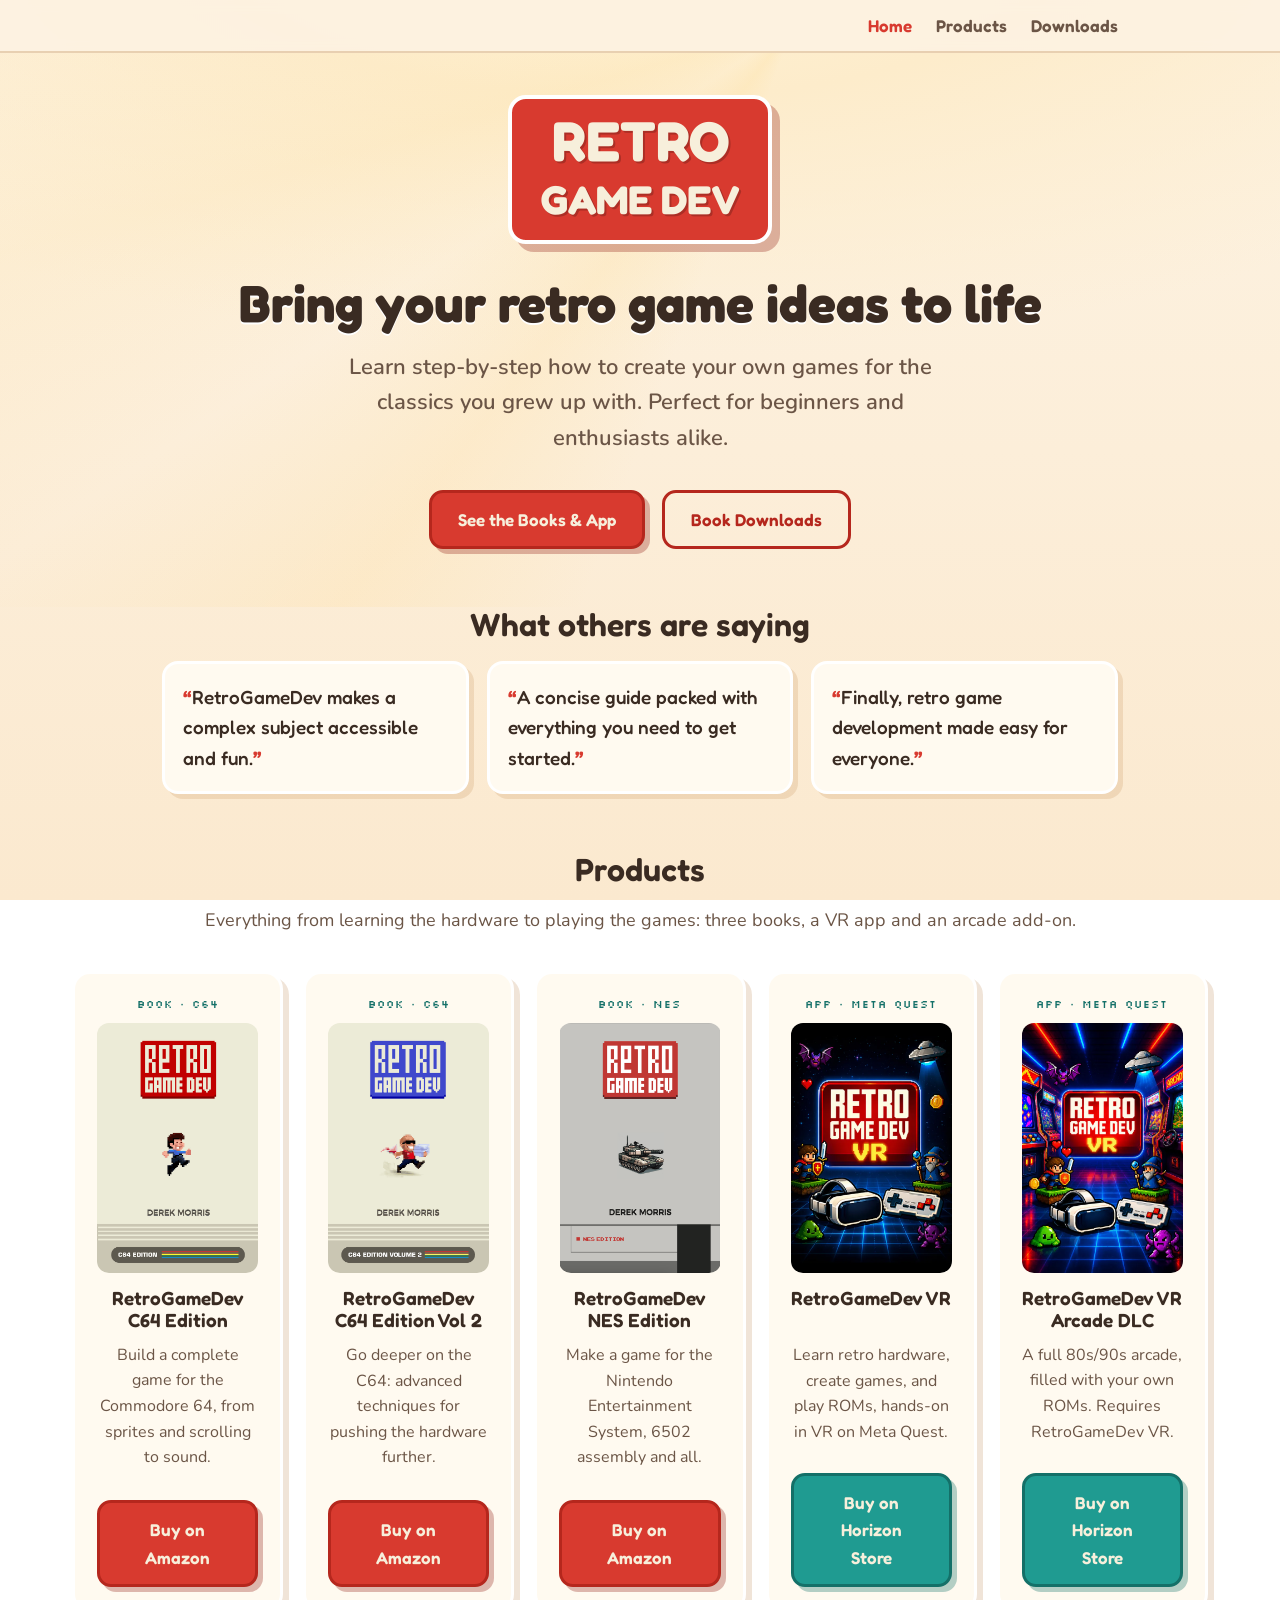
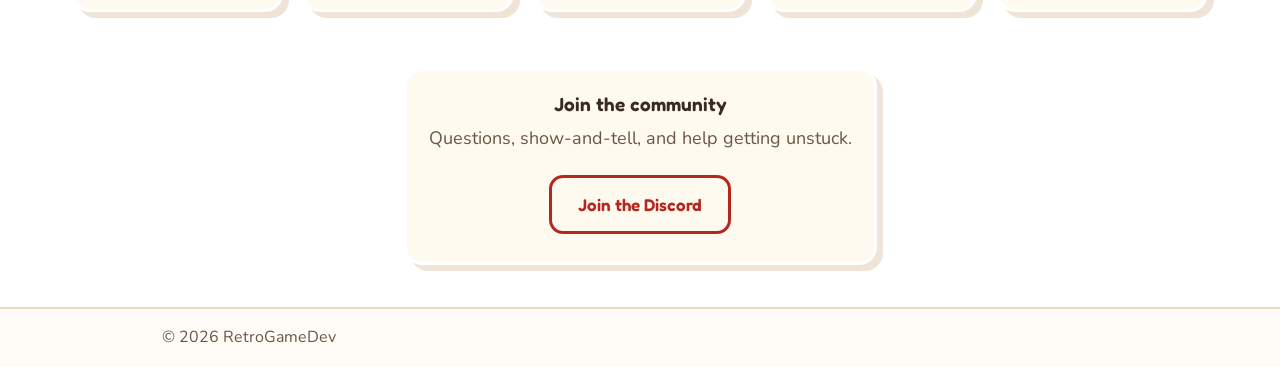
<file: index.html>
<!DOCTYPE html>
<html lang="en">
<head>
  <meta charset="UTF-8">
  <meta name="viewport" content="width=device-width, initial-scale=1">
  <title>RetroGameDev: Bring Your Retro Game Ideas to Life</title>
  <meta name="description" content="Learn step-by-step how to create your own games for the classics you grew up with. Perfect for beginners and enthusiasts alike.">
  <meta property="og:title" content="RetroGameDev">
  <meta property="og:description" content="Learn step-by-step how to create your own games for the classics you grew up with. Perfect for beginners and enthusiasts alike.">
  <meta property="og:type" content="website">
  <meta property="og:url" content="https://retrogamedev.com">
  <link rel="icon" href="/favicon.svg" type="image/svg+xml">
  <link rel="icon" href="/favicon.ico" sizes="any">
  <link rel="apple-touch-icon" href="/apple-touch-icon.png">
  <link rel="stylesheet" href="assets/css/style.css">
</head>
<body>

  <header class="site-header">
    <div class="wrap">
      <nav class="nav">
        <a href="./" class="active">Home</a>
        <a href="#products">Products</a>
        <a href="downloads/">Downloads</a>
      </nav>
    </div>
  </header>

  <main>

    <!-- HERO -->
    <section class="hero">
      <div class="wrap">
        <!-- swap for <img src="assets/img/logo.png" alt="RetroGameDev"> when you drop the file in -->
        <div class="logo-hero"><span class="l1">RETRO</span><span class="l2">GAME DEV</span></div>
        <h1>Bring your retro game ideas to life</h1>
        <p class="tagline">Learn step-by-step how to create your own games for the classics you
          grew up with. Perfect for beginners and enthusiasts alike.</p>
        <a class="btn" href="#products">See the Books &amp; App</a>
        <a class="btn ghost" href="downloads/">Book Downloads</a>
      </div>
    </section>

    <!-- TESTIMONIALS -->
    <section style="padding-top:0; padding-bottom:0;">
      <div class="wrap">
        <h2 class="center">What others are saying</h2>
        <div class="quotes">
          <p class="quote">RetroGameDev makes a complex subject accessible and fun.</p>
          <p class="quote">A concise guide packed with everything you need to get started.</p>
          <p class="quote">Finally, retro game development made easy for everyone.</p>
        </div>
      </div>
    </section>

    <!-- PRODUCTS -->
    <section id="products" style="padding-top:42px;">
      <div class="wrap">
        <h2 class="center">Products</h2>
        <p class="center dim" style="margin-bottom:36px;">Everything from learning the hardware to playing the games:
          three books, a VR app and an arcade add-on.</p>

        <div class="grid grid-auto">

          <!-- Book 1 -->
          <div class="panel card">
            <span class="tag">BOOK · C64</span>
            <div class="cover c64"><img src="assets/img/cover-c64.png" alt="RetroGameDev C64 Edition cover"></div>
            <h3>RetroGameDev C64 Edition</h3>
            <p>Build a complete game for the Commodore 64, from sprites and scrolling to sound.</p>
            <div class="actions">
              <a class="btn" href="https://mybook.to/retrogamedev-c64" target="_blank" rel="noopener">Buy on Amazon</a>
            </div>
          </div>

          <!-- Book 2 -->
          <div class="panel card">
            <span class="tag">BOOK · C64</span>
            <div class="cover c64b"><img src="assets/img/cover-c64-v2.png" alt="RetroGameDev C64 Edition Volume 2 cover"></div>
            <h3>RetroGameDev C64 Edition Vol 2</h3>
            <p>Go deeper on the C64: advanced techniques for pushing the hardware further.</p>
            <div class="actions">
              <a class="btn" href="https://mybook.to/retrogamedev-c64-v2" target="_blank" rel="noopener">Buy on Amazon</a>
            </div>
          </div>

          <!-- Book 3 -->
          <div class="panel card">
            <span class="tag">BOOK · NES</span>
            <div class="cover nes"><img src="assets/img/cover-nes.png" alt="RetroGameDev NES Edition cover"></div>
            <h3>RetroGameDev NES Edition</h3>
            <p>Make a game for the Nintendo Entertainment System, 6502 assembly and all.</p>
            <div class="actions">
              <a class="btn" href="https://mybook.to/retrogamedev-nes" target="_blank" rel="noopener">Buy on Amazon</a>
            </div>
          </div>

          <!-- VR App -->
          <div class="panel card">
            <span class="tag">APP · META QUEST</span>
            <div class="cover vr"><img src="assets/img/cover-vr.webp" alt="RetroGameDev VR app"></div>
            <h3>RetroGameDev VR</h3>
            <p>Learn retro hardware, create games, and play ROMs, hands-on in VR on Meta Quest.</p>
            <div class="actions">
              <a class="btn alt" href="https://www.meta.com/experiences/retrogamedev-vr/26755986344088810/" target="_blank" rel="noopener">Buy on Horizon Store</a>
            </div>
          </div>

          <!-- VR Arcade DLC -->
          <div class="panel card">
            <span class="tag">APP · META QUEST</span>
            <div class="cover arcade"><img src="assets/img/rgdvr-arcade.webp" alt="RetroGameDev VR Arcade DLC"></div>
            <h3>RetroGameDev VR Arcade DLC</h3>
            <p>A full 80s/90s arcade, filled with your own ROMs. Requires RetroGameDev VR.</p>
            <div class="actions">
              <a class="btn alt" href="https://www.meta.com/experiences/arcade-dlc/2674816432968450/" target="_blank" rel="noopener">Buy on Horizon Store</a>
            </div>
          </div>

        </div>
      </div>
    </section>

    <!-- COMMUNITY -->
    <section style="padding-top:0; padding-bottom:42px;">
      <div class="wrap center">
        <div class="panel" style="display:inline-block;">
          <h3>Join the community</h3>
          <p class="dim">Questions, show-and-tell, and help getting unstuck.</p>
          <a class="btn ghost" href="https://discord.gg/6KXcdNteDQ">Join the Discord</a>
        </div>
      </div>
    </section>

  </main>

  <footer class="site-footer">
    <div class="wrap">
      <span>© <span id="yr">2026</span> RetroGameDev</span>
      <div class="eo-embed">
        <script async src="https://eomail5.com/form/326bc304-6272-11f1-8370-c375dfce4590.js" data-form="326bc304-6272-11f1-8370-c375dfce4590"></script>
      </div>
    </div>
  </footer>

  <script>document.getElementById('yr').textContent = new Date().getFullYear();</script>
</body>
</html>
</file>
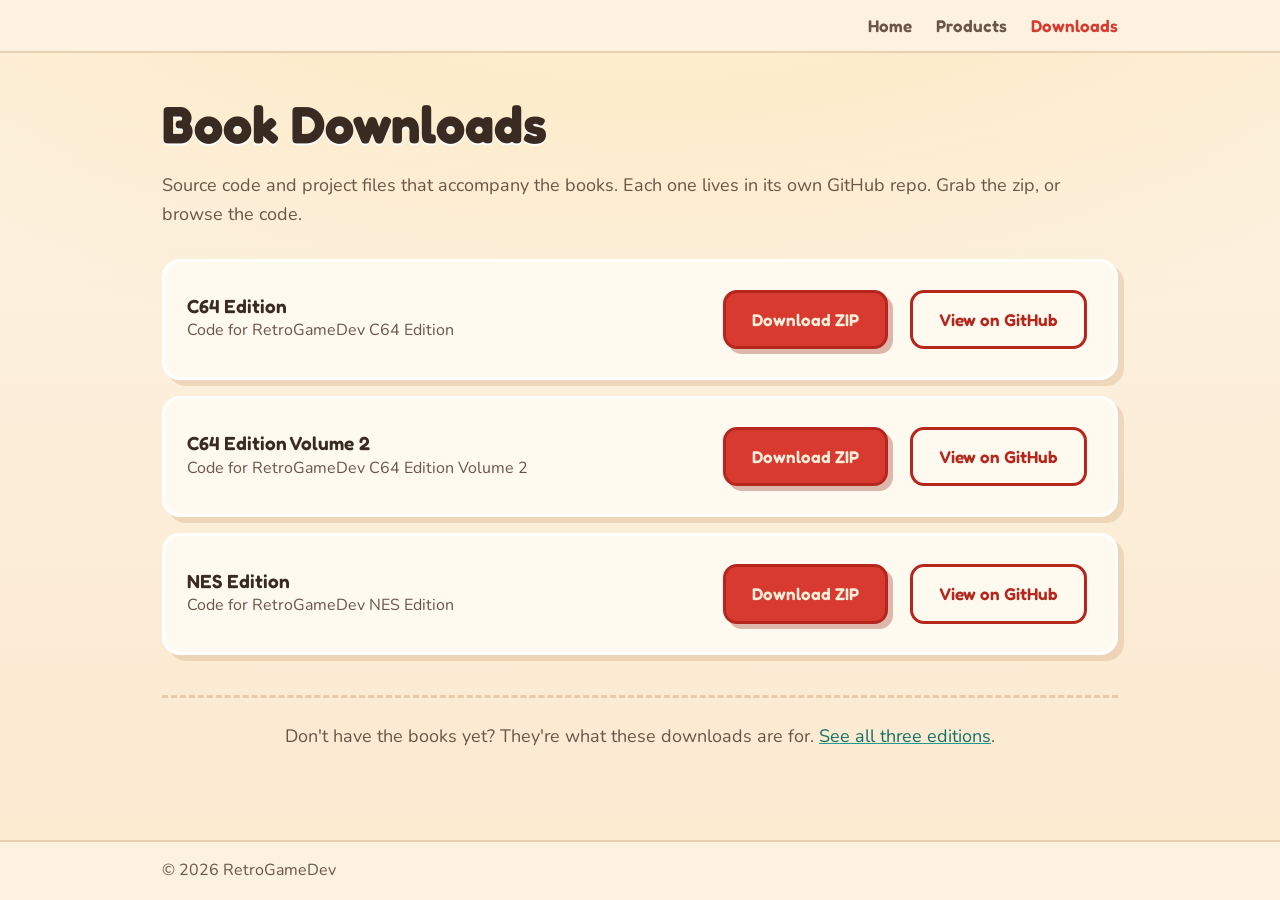
<file: downloads/index.html>
<!DOCTYPE html>
<html lang="en">
<head>
  <meta charset="UTF-8">
  <meta name="viewport" content="width=device-width, initial-scale=1">
  <title>Book Downloads: RetroGameDev</title>
  <meta name="description" content="Source code and project files for the RetroGameDev books: C64 Edition, C64 Edition Volume 2, and NES Edition.">
  <link rel="icon" href="/favicon.svg" type="image/svg+xml">
  <link rel="icon" href="/favicon.ico" sizes="any">
  <link rel="apple-touch-icon" href="/apple-touch-icon.png">
  <link rel="stylesheet" href="../assets/css/style.css">
</head>
<body>

  <header class="site-header">
    <div class="wrap">
      <nav class="nav">
        <a href="../">Home</a>
        <a href="../#products">Products</a>
        <a href="./" class="active">Downloads</a>
      </nav>
    </div>
  </header>

  <main>
    <section style="padding-top:42px;">
      <div class="wrap">
        <h1>Book Downloads</h1>
        <p class="dim">Source code and project files that accompany the books.
          Each one lives in its own GitHub repo. Grab the zip, or browse the code.</p>

        <div class="dl-list" style="margin-top:30px;">

          <div class="panel dl-row">
            <div class="meta">
              <h3>C64 Edition</h3>
              <p>Code for RetroGameDev C64 Edition</p>
            </div>
            <div class="actions" style="display:flex; gap:10px; flex-wrap:wrap;">
              <a class="btn" href="https://github.com/retrogamedev/c64edition/archive/refs/heads/main.zip">Download ZIP</a>
              <a class="btn ghost" href="https://github.com/retrogamedev/c64edition">View on GitHub</a>
            </div>
          </div>

          <div class="panel dl-row">
            <div class="meta">
              <h3>C64 Edition Volume 2</h3>
              <p>Code for RetroGameDev C64 Edition Volume 2</p>
            </div>
            <div class="actions" style="display:flex; gap:10px; flex-wrap:wrap;">
              <a class="btn" href="https://github.com/retrogamedev/c64editionvol2/archive/refs/heads/main.zip">Download ZIP</a>
              <a class="btn ghost" href="https://github.com/retrogamedev/c64editionvol2">View on GitHub</a>
            </div>
          </div>

          <div class="panel dl-row">
            <div class="meta">
              <h3>NES Edition</h3>
              <p>Code for RetroGameDev NES Edition</p>
            </div>
            <div class="actions" style="display:flex; gap:10px; flex-wrap:wrap;">
              <a class="btn" href="https://github.com/retrogamedev/nesedition/archive/refs/heads/main.zip">Download ZIP</a>
              <a class="btn ghost" href="https://github.com/retrogamedev/nesedition">View on GitHub</a>
            </div>
          </div>

        </div>

        <p class="book-foot">
          Don't have the books yet? They're what these downloads are for.
          <a href="../#products">See all three editions</a>.
        </p>
      </div>
    </section>
  </main>

  <footer class="site-footer">
    <div class="wrap">
      <span>© <span id="yr">2026</span> RetroGameDev</span>
      <div class="eo-embed">
        <script async src="https://eomail5.com/form/326bc304-6272-11f1-8370-c375dfce4590.js" data-form="326bc304-6272-11f1-8370-c375dfce4590"></script>
      </div>
    </div>
  </footer>

  <script>document.getElementById('yr').textContent = new Date().getFullYear();</script>
</body>
</html>
</file>
<file: assets/css/style.css>
/* ============================================================
   RetroGameDev: "Sunny Cream" warm nostalgia theme
   Plain CSS, no build step. Warm red + cream + aqua + golden light.
   ============================================================ */

@import url('https://fonts.googleapis.com/css2?family=Silkscreen:wght@400;700&family=Fredoka:wght@400;500;600;700&family=Nunito:wght@400;600;700&display=swap');

:root {
  --red:      #d83a2f;
  --red-dk:   #b5271d;
  --cream:    #f7efdb;
  --ink:      #3a2b22;
  --ink-soft: #6b5546;
  --teal:     #1f9b91;
  --teal-dk:  #147068;
  --gold:     #f0a23e;
  --coral:    #f0795a;
  --leaf:     #5fae5f;
  --card:     #fffaf0;
  --line:     rgba(180,120,60,.28);

  --font-pixel: 'Silkscreen', monospace;
  --font-head:  'Fredoka', sans-serif;
  --font-body:  'Nunito', sans-serif;

  --maxw: 1000px;
}

* { box-sizing: border-box; }
html { scroll-behavior: smooth; }

body {
  margin: 0;
  font-family: var(--font-body);
  font-size: 18px;
  line-height: 1.6;
  color: var(--ink);
  min-height: 100vh;
  display: flex;
  flex-direction: column;
  background:
    radial-gradient(120% 70% at 50% -10%, #fff4d6 0%, #fdeccb 30%, transparent 70%),
    linear-gradient(180deg, #fdf3e3 0%, #fbe9cf 100%);
  background-attachment: fixed;
}

/* ---------- layout ---------- */
.wrap { width: 100%; max-width: var(--maxw); margin: 0 auto; padding: 0 22px; }
main { flex: 1 0 auto; }
section { padding: 56px 0; }
/* offset in-page anchor jumps so the sticky header doesn't cover the target */
:target, #products { scroll-margin-top: 42px; }
.center { text-align: center; }
.dim { color: var(--ink-soft); }

/* ---------- type ---------- */
h1, h2, h3 { font-family: var(--font-head); color: var(--ink); line-height: 1.12; margin: 0 0 18px; }
h1 { font-weight: 700; font-size: clamp(30px, 5vw, 52px); text-shadow: 0 2px 0 #fff; }
h2 { font-weight: 600; font-size: clamp(22px, 3vw, 32px); }
h3 { font-weight: 600; font-size: 19px; margin-bottom: 10px; }
p { margin: 0 0 16px; }
a { color: var(--teal-dk); text-decoration-color: var(--teal); }
a:hover { color: var(--red); }

/* ---------- logo wordmark (stand-in for logo.png) ---------- */
.logo-fallback {
  display: inline-block; background: var(--red); color: var(--cream);
  font-family: var(--font-pixel); font-weight: 700; letter-spacing: 1px;
  padding: 8px 11px 6px; border-radius: 9px; border: 2px solid #fff;
  box-shadow: 3px 3px rgba(150,40,30,.3); text-shadow: 1px 1px rgba(0,0,0,.2);
}

/* big hero version of the wordmark */
.logo-hero {
  display: inline-block; background: var(--red); border-radius: 18px;
  padding: 12px 28px 20px; border: 4px solid #fff;
  box-shadow: 8px 8px rgba(150,40,30,.32); margin-bottom: 30px;
}
.logo-hero span { display: block; font-family: var(--font-head); font-weight: 700;
  color: var(--cream); line-height: 1.05; text-shadow: 2px 2px rgba(0,0,0,.2); }
.logo-hero .l1 { font-size: clamp(30px, 6vw, 56px); }
.logo-hero .l2 { font-size: clamp(22px, 4.4vw, 40px); margin-top: 8px; }

/* ---------- header / nav ---------- */
.site-header {
  position: sticky; top: 0; z-index: 100;
  background: rgba(253,243,227,.85); backdrop-filter: blur(6px);
  border-bottom: 2px solid var(--line);
}
.site-header .wrap { display: flex; align-items: center; justify-content: flex-end; padding: 12px 22px; }
.brand { display: flex; align-items: center; gap: 12px; text-decoration: none;
  font-family: var(--font-head); font-weight: 700; font-size: 20px; color: var(--ink); }
.brand:hover { color: var(--red); }
.nav { display: flex; gap: 24px; }
.nav a { font-family: var(--font-head); font-weight: 600; font-size: 17px; text-decoration: none; color: var(--ink-soft); }
.nav a:hover, .nav a.active { color: var(--red); }

/* ---------- hero ---------- */
.hero { text-align: center; padding: 42px 0 52px; position: relative; overflow: hidden; }
.hero::before { content: ""; position: absolute; inset: 0; pointer-events: none; opacity: .55;
  background: conic-gradient(from 200deg at 62% -5%,
    rgba(255,221,150,0) 0deg, rgba(255,221,150,.4) 18deg, rgba(255,221,150,0) 36deg,
    rgba(255,221,150,.3) 54deg, rgba(255,221,150,0) 72deg); }
.hero > .wrap { position: relative; z-index: 1; }
.hero .tagline { font-weight: 600; font-size: clamp(17px, 2.3vw, 22px); color: var(--ink-soft);
  max-width: 600px; margin: 0 auto 28px; }

/* ---------- buttons ---------- */
.btn {
  display: inline-block; font-family: var(--font-head); font-weight: 600; font-size: 17px;
  text-decoration: none; padding: 13px 26px; border-radius: 14px;
  border: 3px solid var(--red-dk); background: var(--red); color: var(--cream);
  box-shadow: 5px 5px rgba(150,40,30,.32); margin: 6px;
  transition: transform .06s ease, box-shadow .06s ease;
}
.btn:hover { color: var(--cream); transform: translate(2px,2px); box-shadow: 3px 3px rgba(150,40,30,.32); }
.btn.alt, .btn.teal { background: var(--teal); border-color: var(--teal-dk); box-shadow: 5px 5px rgba(20,112,104,.32); }
.btn.alt:hover, .btn.teal:hover { box-shadow: 3px 3px rgba(20,112,104,.32); }
.btn.ghost { background: transparent; color: var(--red-dk); box-shadow: none; }
.btn.ghost:hover { background: rgba(216,58,47,.1); color: var(--red-dk); transform: none; }

/* ---------- panels / cards ---------- */
.panel { background: var(--card); border: 3px solid #fff; border-radius: 18px;
  padding: 22px; box-shadow: 6px 6px rgba(180,120,60,.2); }

.grid { display: grid; gap: 20px; }
.grid-3 { grid-template-columns: repeat(3, 1fr); }
.grid-auto { grid-template-columns: repeat(auto-fit, minmax(210px, 1fr)); }
/* products: wide enough for five 210px cards on one row (5*210 + 4*20 gaps + 2*22 padding) */
#products .wrap { max-width: 1180px; }

.card { display: flex; flex-direction: column; text-align: center; }
.card .cover {
  aspect-ratio: 600 / 931; width: 100%; border-radius: 12px; margin-bottom: 14px;
  display: flex; align-items: center; justify-content: center; padding: 0; overflow: hidden;
  background: var(--card);
}
.card .cover img { width: 100%; height: 100%; object-fit: contain; display: block; }
.card .cover.arcade img { object-fit: cover; } /* 600x900 art in the 600x931 box: fill and crop ~15px top/bottom rather than letterbox */
.card h3 { min-height: 2.4em; }
.card p { font-size: 16px; color: var(--ink-soft); flex: 1; }
.card .actions { display: flex; flex-direction: column; gap: 8px; margin-top: 12px; align-items: stretch; }
.card .actions .btn { margin: 0; text-align: center; }

.tag { display: inline-block; font-family: var(--font-pixel); font-size: 11px; letter-spacing: 1px;
  color: var(--teal-dk); margin-bottom: 10px; align-self: center; }

/* ---------- testimonials ---------- */
.quotes { display: grid; gap: 18px; grid-template-columns: repeat(3, 1fr); }
.quote { font-family: var(--font-head); font-weight: 500; font-size: 19px; color: var(--ink);
  background: var(--card); border: 3px solid #fff; border-radius: 16px; padding: 18px;
  box-shadow: 5px 5px rgba(180,120,60,.18); }
.quote::before { content: "\201C"; color: var(--red); font-weight: 700; }
.quote::after  { content: "\201D"; color: var(--red); font-weight: 700; }

/* ---------- download rows ---------- */
.dl-list { display: grid; gap: 16px; }
.dl-row { display: flex; align-items: center; justify-content: space-between; gap: 16px; flex-wrap: wrap; }
.dl-row .meta h3 { margin-bottom: 2px; }
.dl-row .meta p { margin: 0; font-size: 16px; color: var(--ink-soft); }

/* ---------- book footer link ---------- */
.book-foot { border-top: 3px dashed var(--line); margin-top: 40px; padding-top: 24px;
  text-align: center; font-size: 18px; color: var(--ink-soft); }

/* ---------- site footer ---------- */
.site-footer { border-top: 2px solid var(--line); background: rgba(255,250,240,.5);
  padding: 16px 0; margin-top: 0; font-size: 16px; color: var(--ink-soft); }
.site-footer .wrap { display: flex; align-items: center; justify-content: space-between; flex-wrap: wrap; gap: 16px; }
.site-footer a { text-decoration: none; }

/* footer email signup (EmailOctopus embed), unscoped overrides: EO injects outside our div */
.eo-embed { width: 100%; max-width: 330px; min-width: 0; } /* min-width:0 so WebKit honours max-width (auto min-width = min-content, which beats max-width) */
.emailoctopus-form-wrapper, .emailoctopus-form, .emailoctopus-form .main-form,
.inline-container, .form-container { margin: 0 !important; padding: 0 !important; background: transparent !important; }
.form-container { margin-top: 12px !important; }
[eo-block-container] { margin: 0 !important; padding: 0 !important; min-height: 0 !important; }
.emailoctopus-success-message, .emailoctopus-error-message { margin: 0 !important; }
.emailoctopus-form .emailoctopus-form-row, .emailoctopus-form .form-group,
.emailoctopus-form input[type="submit"] { margin-bottom: 0 !important; }
.emailoctopus-form input.form-control, .emailoctopus-form input[type="email"] {
  font-family: var(--font-body) !important; border-radius: 10px !important;
  border: 2px solid var(--line) !important; color: var(--ink) !important;
  padding: 7px 11px !important; height: auto !important; line-height: 1.2 !important; }
.emailoctopus-form input[type="submit"], .emailoctopus-form .btn-primary, .emailoctopus-form button {
  background: var(--red) !important; border: 2px solid var(--red-dk) !important; color: #fff !important;
  border-radius: 10px !important; font-family: var(--font-head) !important;
  padding: 7px 16px !important; height: auto !important; box-shadow: 3px 3px rgba(150,40,30,.3) !important; }
.mastfoot, [eo-block="powered-by"] { margin: 2px 0 0 !important; font-size: 11px !important; }
.mastfoot p { margin: 0 !important; }
/* line the input + button up: one row, every wrapper layer locked to 44px, centered */
.emailoctopus-form .main-form { display: flex !important; align-items: center !important; gap: 8px !important; flex-wrap: nowrap !important; }
.emailoctopus-form [eo-form-fields-container],
.emailoctopus-form .emailoctopus-form-row,
.emailoctopus-form .form-group {
  flex: 1 1 auto !important; width: 100% !important; min-width: 0 !important; height: 44px !important;
  display: flex !important; align-items: center !important; margin: 0 !important; padding: 0 !important; }
.emailoctopus-form input.form-control, .emailoctopus-form input[type="email"],
.emailoctopus-form input[type="submit"], .emailoctopus-form .btn-primary {
  height: 44px !important; box-sizing: border-box !important; margin: 0 !important; vertical-align: middle !important; }
.emailoctopus-form input.form-control, .emailoctopus-form input[type="email"] { width: 100% !important; }

/* ---------- 404 ---------- */
.bigcode { font-family: var(--font-pixel); font-weight: 700; font-size: clamp(28px, 6vw, 52px);
  color: var(--red); text-shadow: 3px 3px rgba(150,40,30,.25); margin: 0 0 18px; }

/* ---------- responsive ---------- */
@media (max-width: 760px) {
  .grid-3, .quotes { grid-template-columns: 1fr; }
  .nav { gap: 16px; }
  .nav a { font-size: 15px; }
  .brand { font-size: 17px; }
  .site-footer .wrap { justify-content: center; text-align: center; }
}
</file>
